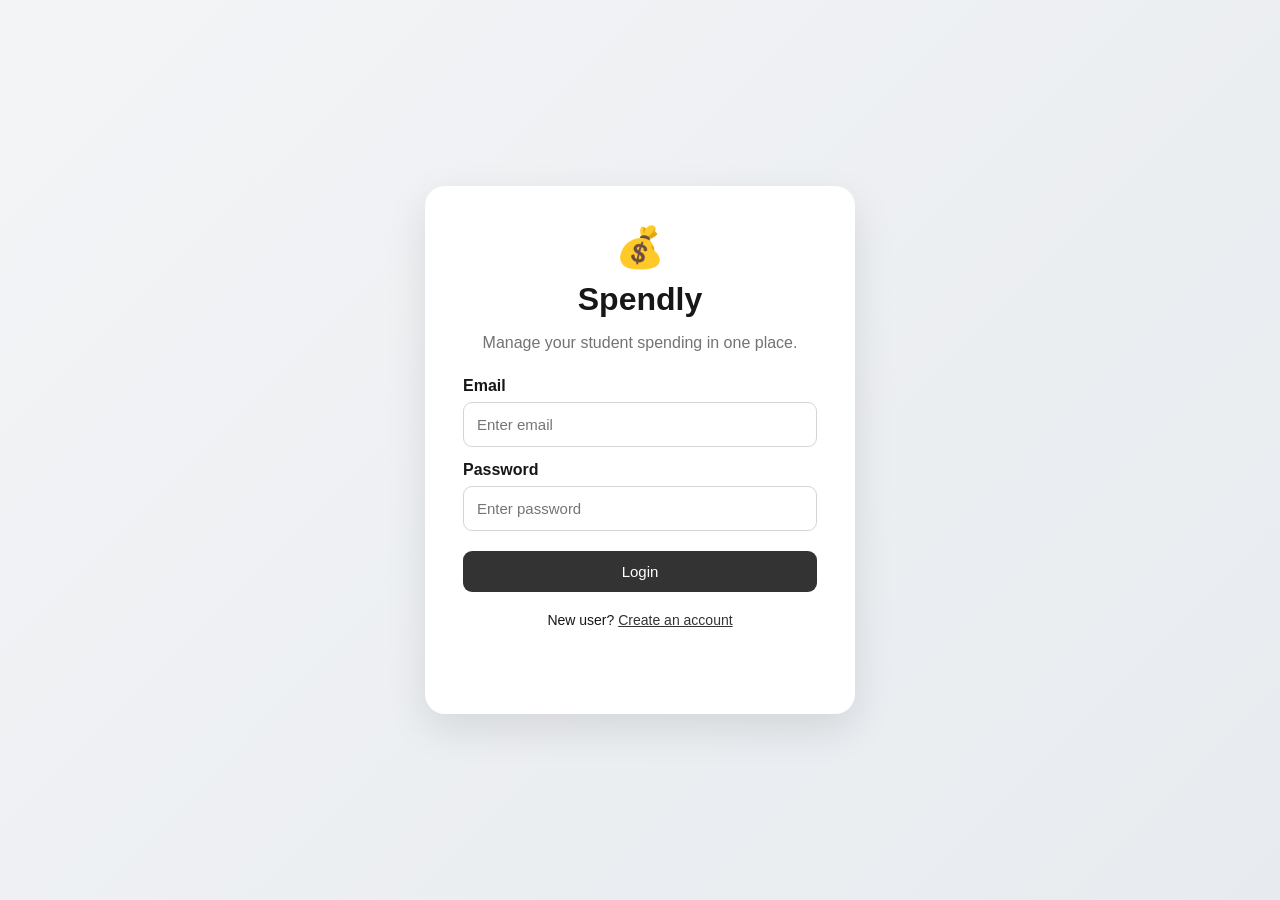
<file: index.html>
<!DOCTYPE html>
<html lang="en">
<head>
  <meta charset="UTF-8">
  <meta name="viewport" content="width=device-width, initial-scale=1.0">
  <title>Spendly</title>
  <link rel="stylesheet" href="css/style.css">
</head>
<body class="auth-page">
  <div class="auth-card">
    <div class="brand">💰</div>
    <h1>Spendly</h1>
    <p class="muted">Manage your student spending in one place.</p>
    <form id="loginForm">
      <label>Email</label>
      <input id="loginEmail" type="email" placeholder="Enter email" required>
      <label>Password</label>
      <input id="loginPassword" type="password" placeholder="Enter password" required>
      <button class="primary-btn" type="submit">Login</button>
    </form>
    <p class="auth-link">New user? <a href="register.html">Create an account</a></p>
    <p id="loginMessage" class="message"></p>
  </div>
  <script src="js/auth.js"></script>
</body>
</html>
</file>
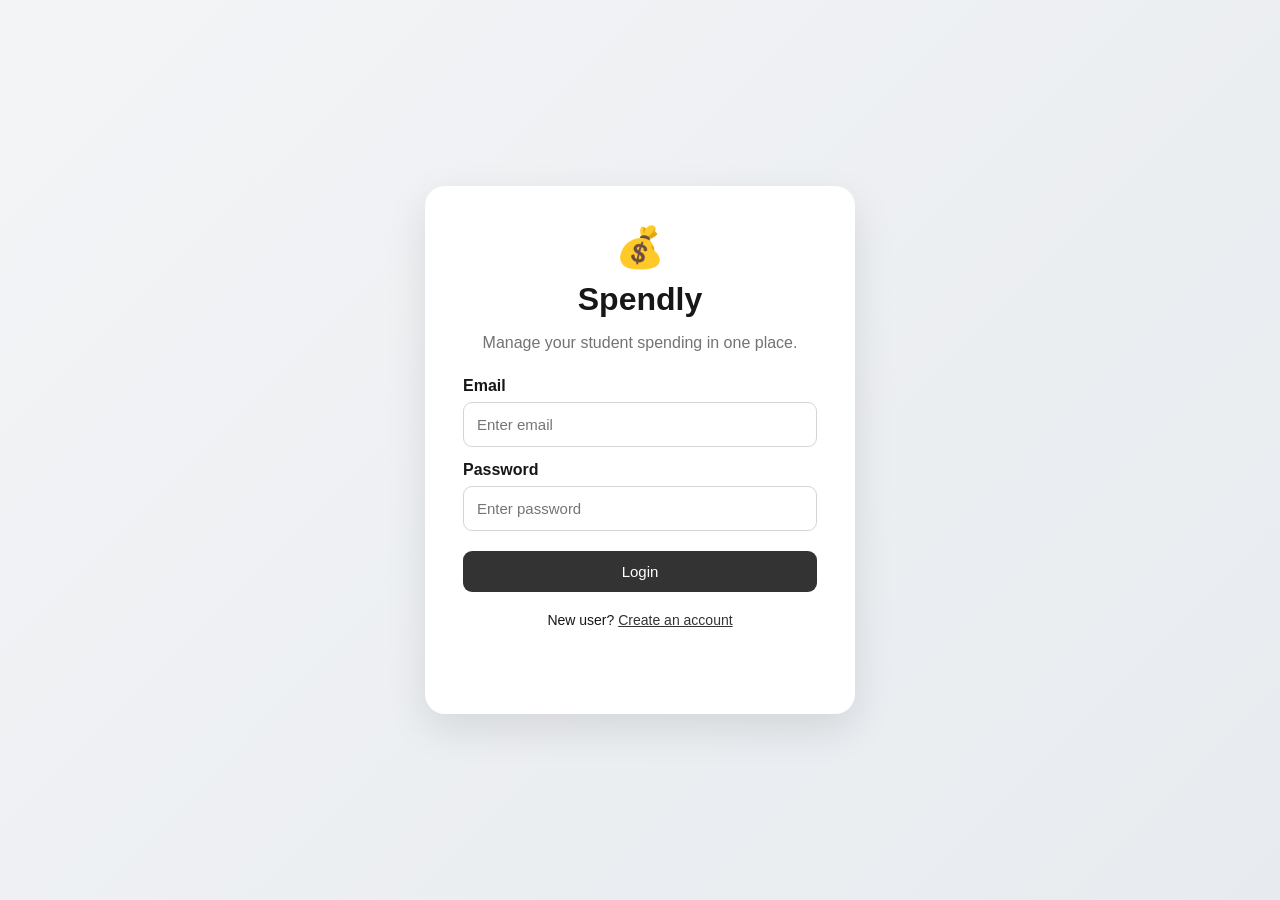
<file: add-expense.html>
<!DOCTYPE html>
<html lang="en">
<head>
  <meta charset="UTF-8">
  <meta name="viewport" content="width=device-width, initial-scale=1.0">
  <title>Add Expense | Spendly</title>
  <link rel="stylesheet" href="css/style.css">
</head>
<body data-page="add-expense">
  <div class="app-shell">
    <aside class="sidebar">
  <div class="brand-block"><span>💰</span><strong>ExpenseTrack</strong></div>
  <nav>
    <a href="dashboard.html" data-page="dashboard">🏠 <span>Dashboard</span></a>
    <a href="add-expense.html" data-page="add-expense">➕ <span>Add Expense</span></a>
    <a href="expenses.html" data-page="expenses">💳 <span>My Expenses</span></a>
    <a href="analytics.html" data-page="analytics">📊 <span>Analytics</span></a>
    <a href="budget.html" data-page="budget">🎯 <span>Budget</span></a>
    <a href="profile.html" data-page="profile">👤 <span>Profile</span></a>
  </nav>
  <button id="logoutBtn" class="logout-btn">🚪 Logout</button>
</aside>
    <main class="main-content">
      <header class="topbar">
  <div>
    <h2 id="pageTitle">Spendly</h2>
    <p id="greeting" class="muted"></p>
  </div>
  <div class="user-chip">👤 <span id="topUserName">Student</span></div>
</header>
      <section class="page-content">
        
<div class="section-title"><span class="eyebrow">TRANSACTION</span><h1>Add New Expense</h1><p class="muted">Record where your money went.</p></div>
<div class="form-panel">
  <form id="expenseForm" class="grid-form">
    <div><label>Expense Name</label><input id="expenseName" type="text" placeholder="e.g. Lunch" required></div>
    <div><label>Amount (₹)</label><input id="amount" type="number" min="1" step="0.01" placeholder="e.g. 250" required></div>
    <div><label>Category</label><select id="category"><option>Food</option><option>Travel</option><option>Shopping</option><option>Education</option><option>Entertainment</option><option>Other</option></select></div>
    <div><label>Date</label><input id="expenseDate" type="date" required></div>
    <div class="full"><label>Description</label><textarea id="description" rows="4" placeholder="Optional note"></textarea></div>
    <div class="full form-actions"><button class="primary-btn" type="submit">Add Expense</button><a class="secondary-btn" href="expenses.html">Cancel</a></div>
  </form>
  <p id="expenseMessage" class="message"></p>
</div>

      </section>
    </main>
  </div>
  <script src="js/app.js"></script>
  <script src="js/add-expense.js"></script>
</body>
</html>
</file>
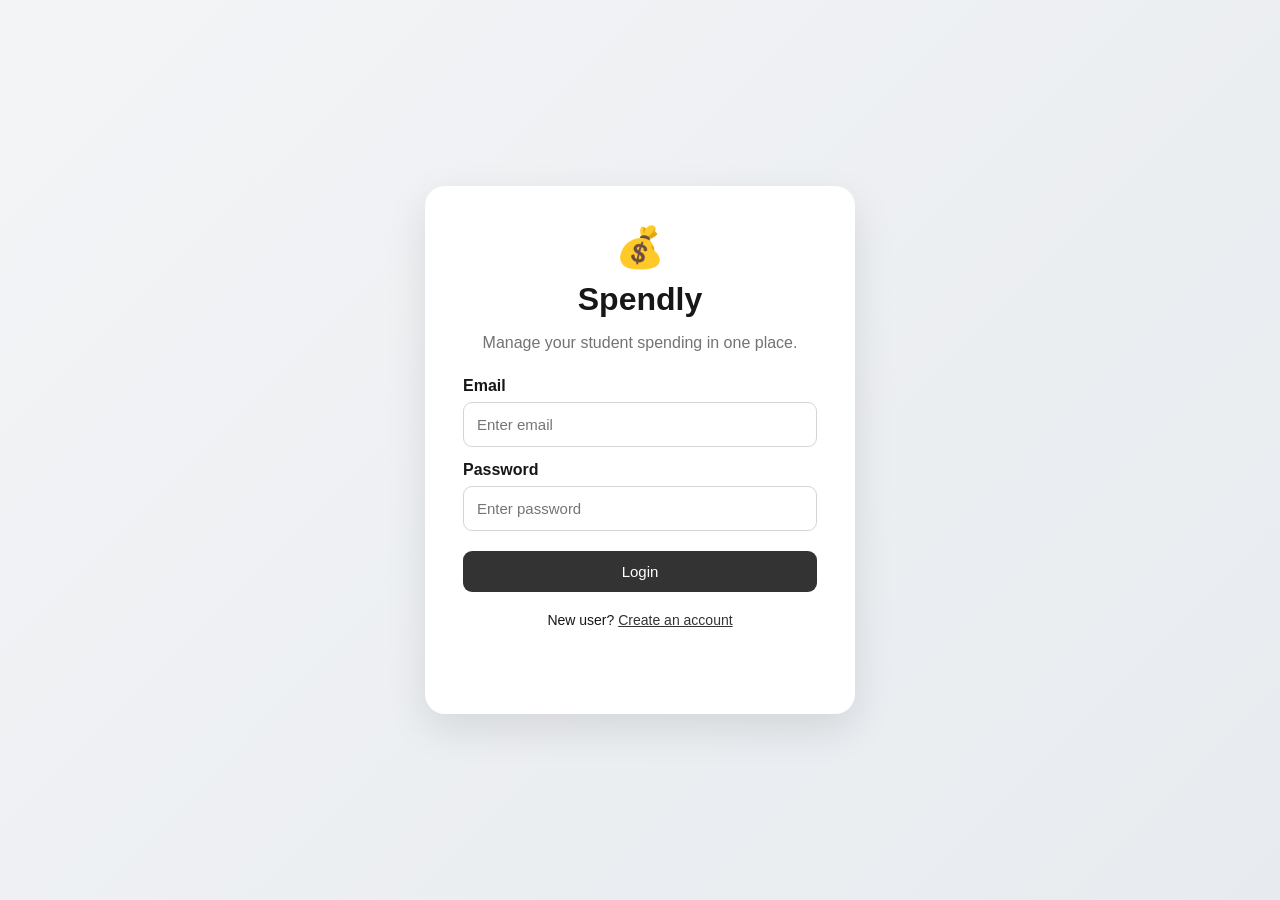
<file: analytics.html>
<!DOCTYPE html>
<html lang="en">
<head>
  <meta charset="UTF-8">
  <meta name="viewport" content="width=device-width, initial-scale=1.0">
  <title>Analytics | Spendly</title>
  <link rel="stylesheet" href="css/style.css">
</head>
<body data-page="analytics">
  <div class="app-shell">
    <aside class="sidebar">
  <div class="brand-block"><span>💰</span><strong>ExpenseTrack</strong></div>
  <nav>
    <a href="dashboard.html" data-page="dashboard">🏠 <span>Dashboard</span></a>
    <a href="add-expense.html" data-page="add-expense">➕ <span>Add Expense</span></a>
    <a href="expenses.html" data-page="expenses">💳 <span>My Expenses</span></a>
    <a href="analytics.html" data-page="analytics">📊 <span>Analytics</span></a>
    <a href="budget.html" data-page="budget">🎯 <span>Budget</span></a>
    <a href="profile.html" data-page="profile">👤 <span>Profile</span></a>
  </nav>
  <button id="logoutBtn" class="logout-btn">🚪 Logout</button>
</aside>
    <main class="main-content">
      <header class="topbar">
  <div>
    <h2 id="pageTitle">Spendly</h2>
    <p id="greeting" class="muted"></p>
  </div>
  <div class="user-chip">👤 <span id="topUserName">Student</span></div>
</header>
      <section class="page-content">
        
<div class="section-title"><span class="eyebrow">INSIGHTS</span><h1>Spending Analytics</h1><p class="muted">Understand your spending habits at a glance.</p></div>
<div class="stats-grid">
  <div class="stat-card"><span>Total Spent</span><strong id="analyticsTotal">₹0</strong></div>
  <div class="stat-card"><span>Average Expense</span><strong id="averageExpense">₹0</strong></div>
  <div class="stat-card"><span>Highest Expense</span><strong id="highestExpense">₹0</strong></div>
</div>
<div class="two-column">
  <div class="panel"><div class="panel-head"><h3>Category Breakdown</h3></div><div id="categoryChart"></div></div>
  <div class="panel"><div class="panel-head"><h3>Spending Insights</h3></div><div id="insights"></div></div>
</div>

      </section>
    </main>
  </div>
  <script src="js/app.js"></script>
  <script src="js/analytics.js"></script>
</body>
</html>
</file>
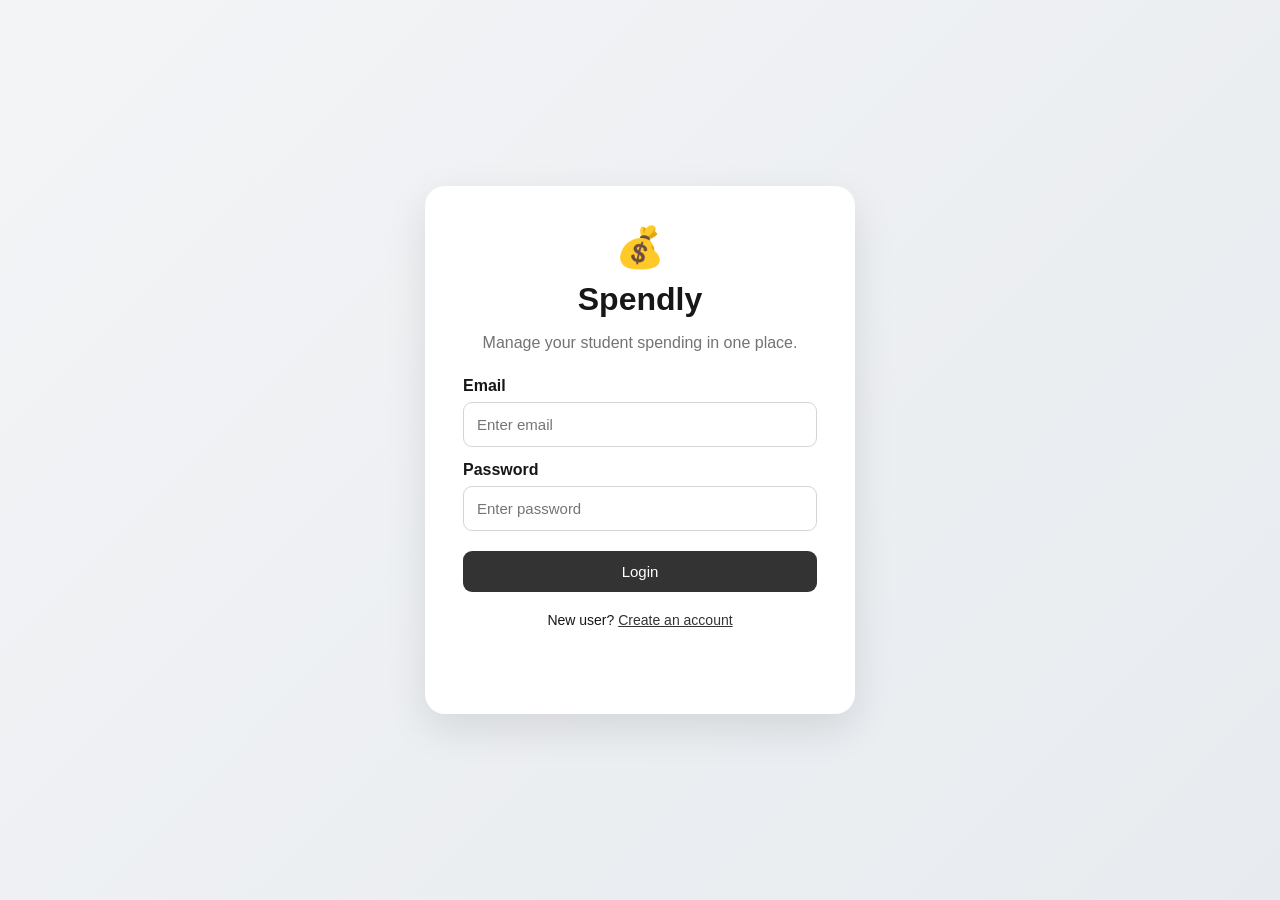
<file: budget.html>
<!DOCTYPE html>
<html lang="en">
<head>
  <meta charset="UTF-8">
  <meta name="viewport" content="width=device-width, initial-scale=1.0">
  <title>Budget | Spendly</title>
  <link rel="stylesheet" href="css/style.css">
</head>
<body data-page="budget">
  <div class="app-shell">
    <aside class="sidebar">
  <div class="brand-block"><span>💰</span><strong>ExpenseTrack</strong></div>
  <nav>
    <a href="dashboard.html" data-page="dashboard">🏠 <span>Dashboard</span></a>
    <a href="add-expense.html" data-page="add-expense">➕ <span>Add Expense</span></a>
    <a href="expenses.html" data-page="expenses">💳 <span>My Expenses</span></a>
    <a href="analytics.html" data-page="analytics">📊 <span>Analytics</span></a>
    <a href="budget.html" data-page="budget">🎯 <span>Budget</span></a>
    <a href="profile.html" data-page="profile">👤 <span>Profile</span></a>
  </nav>
  <button id="logoutBtn" class="logout-btn">🚪 Logout</button>
</aside>
    <main class="main-content">
      <header class="topbar">
  <div>
    <h2 id="pageTitle">Spendly</h2>
    <p id="greeting" class="muted"></p>
  </div>
  <div class="user-chip">👤 <span id="topUserName">Student</span></div>
</header>
      <section class="page-content">
        
<div class="section-title"><span class="eyebrow">BUDGET PLANNER</span><h1>Monthly Budget</h1><p class="muted">Set a spending limit and keep track of your progress.</p></div>
<div class="budget-card">
  <div class="budget-number" id="budgetValue">₹5,000</div>
  <p class="muted">Monthly budget</p>
  <div class="progress"><div id="budgetProgress" class="progress-fill"></div></div>
  <div class="budget-row"><span>Spent: <strong id="budgetSpent">₹0</strong></span><span>Remaining: <strong id="budgetRemaining">₹5,000</strong></span></div>
</div>
<div class="form-panel narrow">
  <label>Set Monthly Budget (₹)</label>
  <input id="budgetInput" type="number" min="1" placeholder="5000">
  <button id="saveBudget" class="primary-btn">Update Budget</button>
  <p id="budgetMessage" class="message"></p>
</div>

      </section>
    </main>
  </div>
  <script src="js/app.js"></script>
  <script src="js/budget.js"></script>
</body>
</html>
</file>
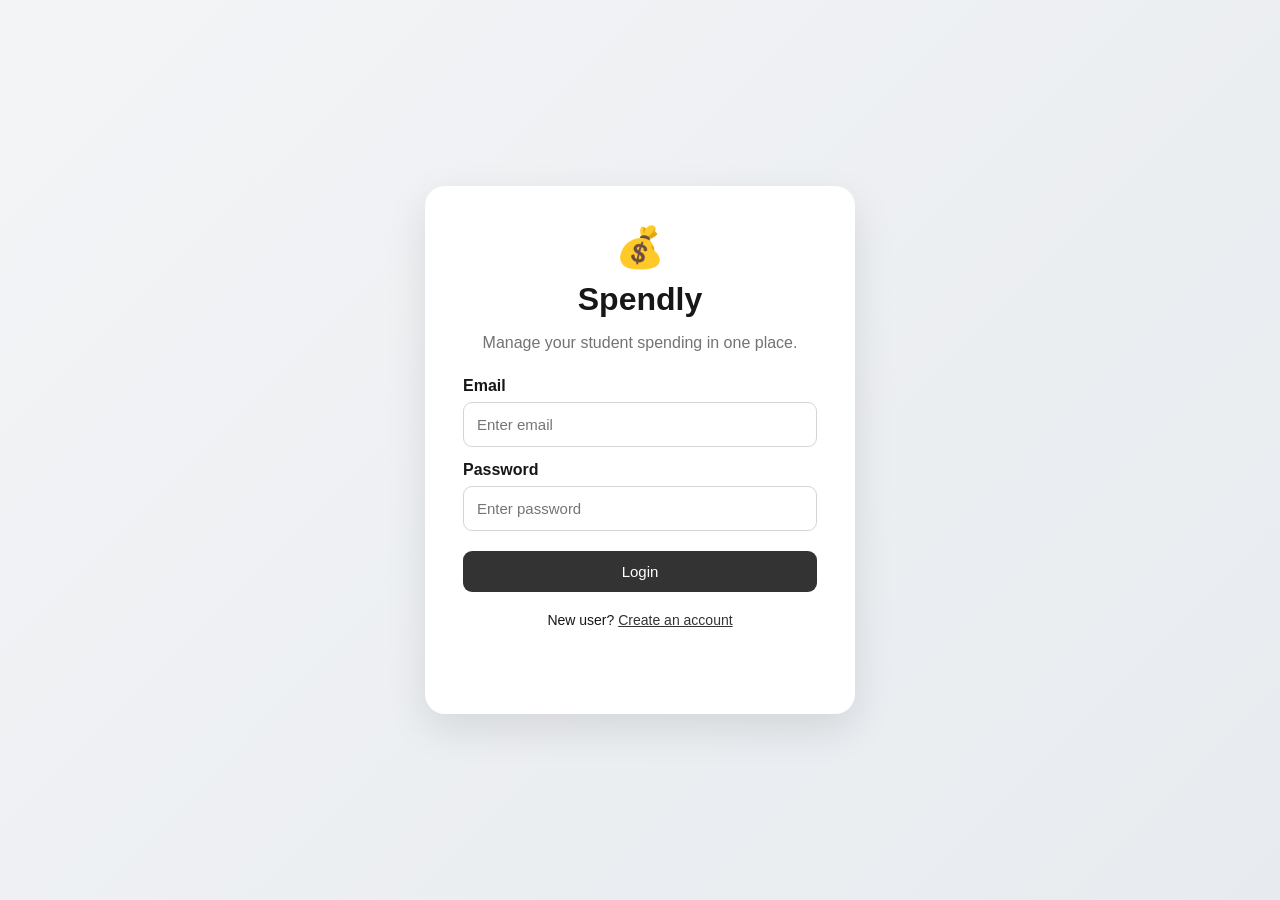
<file: dashboard.html>
<!DOCTYPE html>
<html lang="en">
<head>
  <meta charset="UTF-8">
  <meta name="viewport" content="width=device-width, initial-scale=1.0">
  <title>Dashboard | Spendly</title>
  <link rel="stylesheet" href="css/style.css">
</head>
<body data-page="dashboard">
  <div class="app-shell">
    <aside class="sidebar">
  <div class="brand-block"><span>💰</span><strong>ExpenseTrack</strong></div>
  <nav>
    <a href="dashboard.html" data-page="dashboard">🏠 <span>Dashboard</span></a>
    <a href="add-expense.html" data-page="add-expense">➕ <span>Add Expense</span></a>
    <a href="expenses.html" data-page="expenses">💳 <span>My Expenses</span></a>
    <a href="analytics.html" data-page="analytics">📊 <span>Analytics</span></a>
    <a href="budget.html" data-page="budget">🎯 <span>Budget</span></a>
    <a href="profile.html" data-page="profile">👤 <span>Profile</span></a>
  </nav>
  <button id="logoutBtn" class="logout-btn">🚪 Logout</button>
</aside>
    <main class="main-content">
      <header class="topbar">
  <div>
    <h2 id="pageTitle">Spendly</h2>
    <p id="greeting" class="muted"></p>
  </div>
  <div class="user-chip">👤 <span id="topUserName">Student</span></div>
</header>
      <section class="page-content">
        
<div class="hero">
  <div>
    <span class="eyebrow">PERSONAL FINANCE</span>
    <h1>Track your money, stay in control.</h1>
    <p class="muted">A simple expense manager designed for students.</p>
  </div>
  <a class="primary-btn small-btn" href="add-expense.html">+ Add Expense</a>
</div>
<div class="stats-grid">
  <div class="stat-card"><span>💸 Total Spent</span><strong id="totalSpent">₹0</strong></div>
  <div class="stat-card"><span>📅 This Month</span><strong id="monthSpent">₹0</strong></div>
  <div class="stat-card"><span>🎯 Remaining Budget</span><strong id="remainingBudget">₹0</strong></div>
  <div class="stat-card"><span>🧾 Transactions</span><strong id="transactionCount">0</strong></div>
</div>
<div class="two-column">
  <div class="panel">
    <div class="panel-head"><h3>Recent Expenses</h3><a href="expenses.html">View all</a></div>
    <div id="recentExpenses" class="expense-preview"></div>
  </div>
  <div class="panel">
    <div class="panel-head"><h3>Category Summary</h3></div>
    <div id="categorySummary"></div>
  </div>
</div>

      </section>
    </main>
  </div>
  <script src="js/app.js"></script>
  <script src="js/dashboard.js"></script>
</body>
</html>
</file>
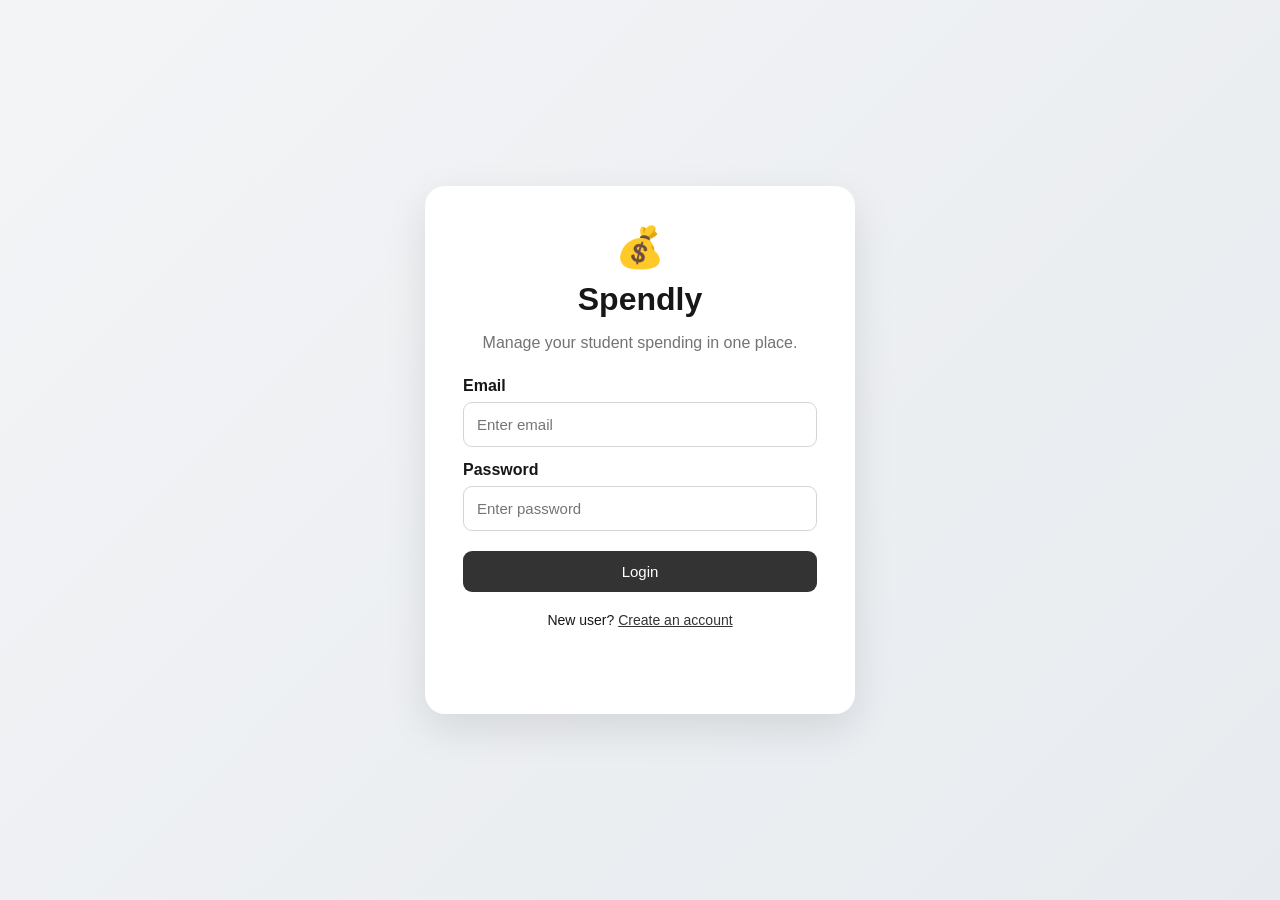
<file: expenses.html>
<!DOCTYPE html>
<html lang="en">
<head>
  <meta charset="UTF-8">
  <meta name="viewport" content="width=device-width, initial-scale=1.0">
  <title>My Expenses | Spendly</title>
  <link rel="stylesheet" href="css/style.css">
</head>
<body data-page="expenses">
  <div class="app-shell">
    <aside class="sidebar">
  <div class="brand-block"><span>💰</span><strong>ExpenseTrack</strong></div>
  <nav>
    <a href="dashboard.html" data-page="dashboard">🏠 <span>Dashboard</span></a>
    <a href="add-expense.html" data-page="add-expense">➕ <span>Add Expense</span></a>
    <a href="expenses.html" data-page="expenses">💳 <span>My Expenses</span></a>
    <a href="analytics.html" data-page="analytics">📊 <span>Analytics</span></a>
    <a href="budget.html" data-page="budget">🎯 <span>Budget</span></a>
    <a href="profile.html" data-page="profile">👤 <span>Profile</span></a>
  </nav>
  <button id="logoutBtn" class="logout-btn">🚪 Logout</button>
</aside>
    <main class="main-content">
      <header class="topbar">
  <div>
    <h2 id="pageTitle">Spendly</h2>
    <p id="greeting" class="muted"></p>
  </div>
  <div class="user-chip">👤 <span id="topUserName">Student</span></div>
</header>
      <section class="page-content">
        
<div class="section-title"><span class="eyebrow">TRANSACTIONS</span><h1>My Expenses</h1><p class="muted">Search, filter and manage your spending.</p></div>
<div class="toolbar">
  <input id="searchInput" type="search" placeholder="🔍 Search expenses...">
  <select id="filterCategory"><option value="All">All Categories</option><option>Food</option><option>Travel</option><option>Shopping</option><option>Education</option><option>Entertainment</option><option>Other</option></select>
  <select id="sortExpenses"><option value="newest">Newest First</option><option value="oldest">Oldest First</option><option value="high">Amount: High to Low</option><option value="low">Amount: Low to High</option></select>
</div>
<div class="panel"><div id="expenseTable"></div></div>

      </section>
    </main>
  </div>
  <script src="js/app.js"></script>
  <script src="js/expenses.js"></script>
</body>
</html>
</file>
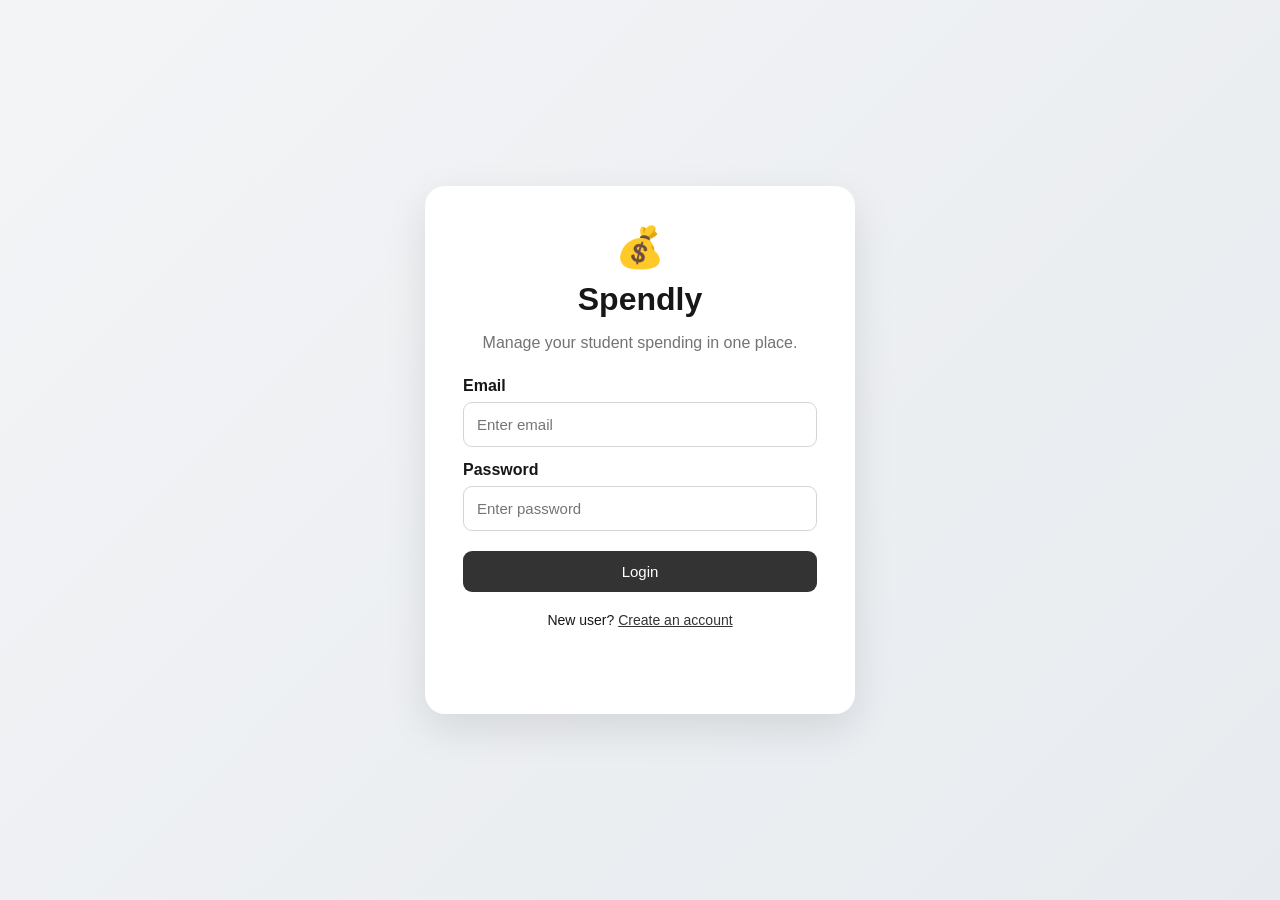
<file: profile.html>
<!DOCTYPE html>
<html lang="en">
<head>
  <meta charset="UTF-8">
  <meta name="viewport" content="width=device-width, initial-scale=1.0">
  <title>Profile | Spendly</title>
  <link rel="stylesheet" href="css/style.css">
</head>
<body data-page="profile">
  <div class="app-shell">
    <aside class="sidebar">
  <div class="brand-block"><span>💰</span><strong>ExpenseTrack</strong></div>
  <nav>
    <a href="dashboard.html" data-page="dashboard">🏠 <span>Dashboard</span></a>
    <a href="add-expense.html" data-page="add-expense">➕ <span>Add Expense</span></a>
    <a href="expenses.html" data-page="expenses">💳 <span>My Expenses</span></a>
    <a href="analytics.html" data-page="analytics">📊 <span>Analytics</span></a>
    <a href="budget.html" data-page="budget">🎯 <span>Budget</span></a>
    <a href="profile.html" data-page="profile">👤 <span>Profile</span></a>
  </nav>
  <button id="logoutBtn" class="logout-btn">🚪 Logout</button>
</aside>
    <main class="main-content">
      <header class="topbar">
  <div>
    <h2 id="pageTitle">Spendly</h2>
    <p id="greeting" class="muted"></p>
  </div>
  <div class="user-chip">👤 <span id="topUserName">Student</span></div>
</header>
      <section class="page-content">
        
<div class="section-title"><span class="eyebrow">ACCOUNT</span><h1>My Profile</h1><p class="muted">Manage your account details.</p></div>
<div class="profile-layout">
  <div class="profile-avatar">👤</div>
  <div class="form-panel">
    <form id="profileForm">
      <label>Full Name</label><input id="profileName" required>
      <label>Email</label><input id="profileEmail" type="email" required>
      <label>Preferred Currency</label><select id="currency"><option>INR (₹)</option><option>USD ($)</option><option>EUR (€)</option></select>
      <button class="primary-btn" type="submit">Save Changes</button>
      <p id="profileMessage" class="message"></p>
    </form>
  </div>
</div>

      </section>
    </main>
  </div>
  <script src="js/app.js"></script>
  <script src="js/profile.js"></script>
</body>
</html>
</file>
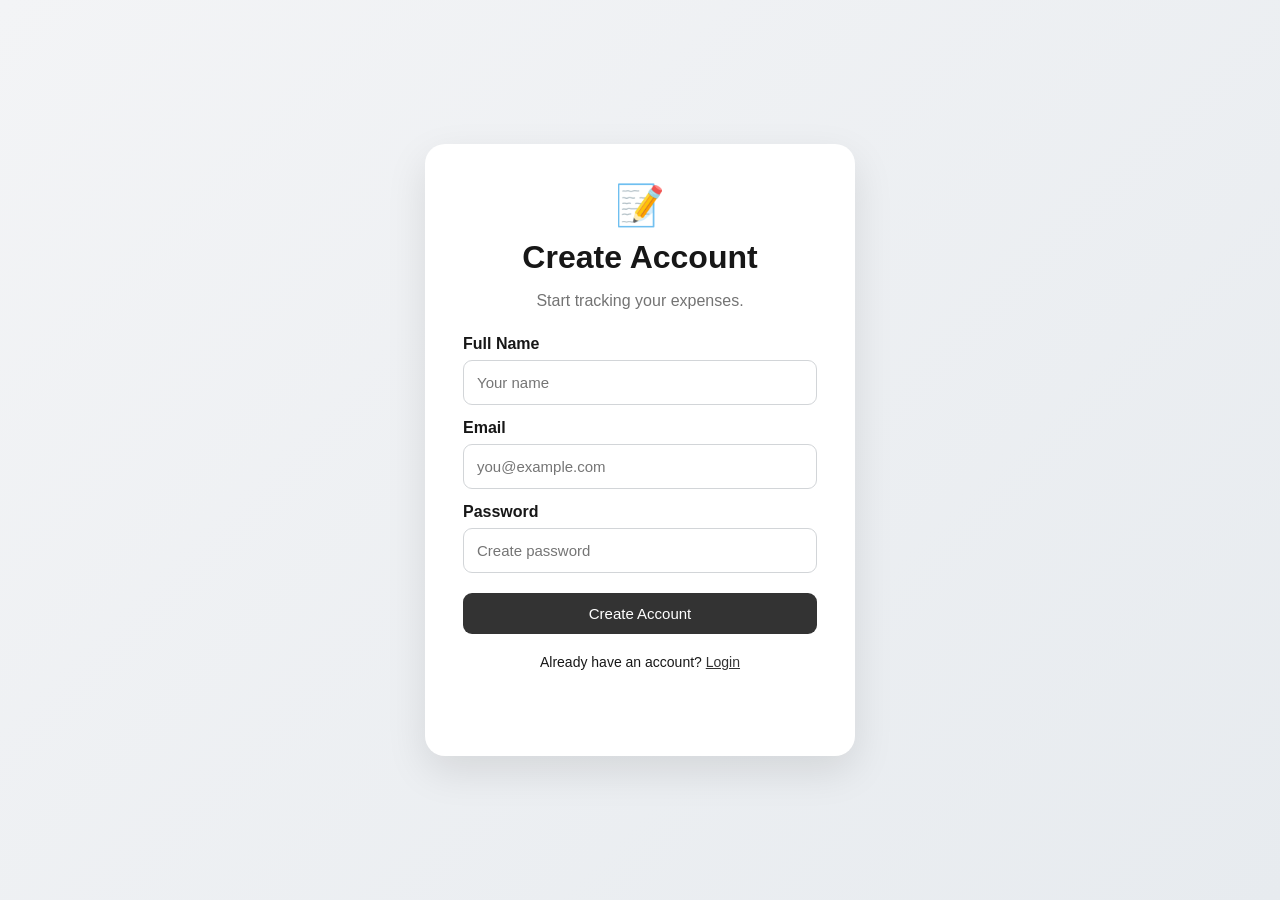
<file: register.html>
<!DOCTYPE html>
<html lang="en">
<head>
  <meta charset="UTF-8">
  <meta name="viewport" content="width=device-width, initial-scale=1.0">
  <title>Create Account | Spendly</title>
  <link rel="stylesheet" href="css/style.css">
</head>
<body class="auth-page">
  <div class="auth-card">
    <div class="brand">📝</div>
    <h1>Create Account</h1>
    <p class="muted">Start tracking your expenses.</p>
    <form id="registerForm">
      <label>Full Name</label>
      <input id="registerName" type="text" placeholder="Your name" required>
      <label>Email</label>
      <input id="registerEmail" type="email" placeholder="you@example.com" required>
      <label>Password</label>
      <input id="registerPassword" type="password" minlength="4" placeholder="Create password" required>
      <button class="primary-btn" type="submit">Create Account</button>
    </form>
    <p class="auth-link">Already have an account? <a href="index.html">Login</a></p>
    <p id="registerMessage" class="message"></p>
  </div>
  <script src="js/auth.js"></script>
</body>
</html>
</file>
<file: css/style.css>
*{box-sizing:border-box}body{margin:0;font-family:Arial,sans-serif;background:#f4f6f8;color:#171717}a{text-decoration:none;color:inherit}.muted{color:#737373}.auth-page{min-height:100vh;display:flex;align-items:center;justify-content:center;padding:24px;background:linear-gradient(135deg,#f3f4f6,#e7ebef)}.auth-card{width:min(430px,100%);background:white;padding:38px;border-radius:20px;box-shadow:0 15px 40px rgba(0,0,0,.10);text-align:center}.brand{font-size:40px}.auth-card h1{margin:10px 0}.auth-card form{text-align:left;margin-top:25px}.auth-card label,.form-panel label{display:block;font-weight:600;margin:14px 0 7px}.auth-card input,.form-panel input,.form-panel select,.form-panel textarea,.toolbar input,.toolbar select{width:100%;padding:13px;border:1px solid #d2d5d8;border-radius:9px;font-size:15px;background:#fff}.primary-btn,.secondary-btn{display:inline-block;padding:12px 18px;border-radius:9px;border:0;cursor:pointer;font-size:15px}.primary-btn{background:#333;color:#fff}.primary-btn:hover{background:#111}.secondary-btn{background:#e9ecef;color:#222}.auth-card .primary-btn{width:100%;margin-top:20px}.auth-link{margin-top:20px;font-size:14px}.auth-link a,.panel-head a{color:#333;text-decoration:underline}.message{min-height:20px;font-size:14px}.app-shell{min-height:100vh;display:flex}.sidebar{width:245px;background:#202124;color:white;padding:24px 16px;display:flex;flex-direction:column;position:fixed;left:0;top:0;bottom:0}.brand-block{display:flex;gap:10px;align-items:center;font-size:19px;padding:5px 10px 28px}.brand-block span{font-size:25px}.sidebar nav{display:flex;flex-direction:column;gap:5px}.sidebar nav a{padding:13px 12px;border-radius:9px;color:#d7d7d7}.sidebar nav a:hover,.sidebar nav a.active{background:#3a3a3a;color:white}.logout-btn{margin-top:auto;padding:12px;border:1px solid #555;border-radius:9px;background:transparent;color:white;cursor:pointer}.main-content{margin-left:245px;width:calc(100% - 245px)}.topbar{height:82px;background:white;border-bottom:1px solid #e3e5e8;display:flex;justify-content:space-between;align-items:center;padding:0 34px}.topbar h2{margin:0 0 4px;font-size:22px}.topbar p{margin:0;font-size:13px}.user-chip{background:#f1f3f5;padding:10px 14px;border-radius:20px}.page-content{padding:32px;max-width:1200px;margin:auto}.hero{background:white;border-radius:16px;padding:28px;display:flex;justify-content:space-between;align-items:center;margin-bottom:22px;box-shadow:0 4px 15px rgba(0,0,0,.04)}.hero h1,.section-title h1{margin:7px 0;font-size:30px}.eyebrow{font-size:12px;font-weight:bold;letter-spacing:1.5px;color:#777}.small-btn{white-space:nowrap}.stats-grid{display:grid;grid-template-columns:repeat(4,1fr);gap:16px;margin-bottom:22px}.stat-card{background:white;border-radius:14px;padding:20px;box-shadow:0 4px 15px rgba(0,0,0,.04)}.stat-card span{display:block;color:#777;font-size:14px;margin-bottom:10px}.stat-card strong{font-size:26px}.two-column{display:grid;grid-template-columns:1.25fr 1fr;gap:22px}.panel,.form-panel,.budget-card{background:white;border-radius:14px;padding:22px;box-shadow:0 4px 15px rgba(0,0,0,.04)}.panel-head{display:flex;justify-content:space-between;align-items:center}.panel-head h3{margin:0}.expense-preview{margin-top:12px}.expense-row{display:flex;justify-content:space-between;gap:12px;padding:15px 0;border-bottom:1px solid #eee}.expense-row:last-child{border-bottom:0}.expense-meta{color:#777;font-size:13px;margin-top:4px}.category-item{margin:18px 0}.category-line{display:flex;justify-content:space-between;margin-bottom:7px;font-size:14px}.bar{height:9px;background:#eceff1;border-radius:10px;overflow:hidden}.bar span{display:block;height:100%;background:#333;border-radius:10px}.section-title{margin-bottom:24px}.grid-form{display:grid;grid-template-columns:1fr 1fr;gap:2px 20px}.grid-form .full{grid-column:1/-1}.form-actions{display:flex;gap:10px;margin-top:12px}.toolbar{display:grid;grid-template-columns:2fr 1fr 1fr;gap:12px;margin-bottom:18px}.expense-card{display:flex;justify-content:space-between;align-items:center;border-bottom:1px solid #eee;padding:17px 5px}.expense-card:last-child{border-bottom:0}.expense-card h4{margin:0 0 6px}.tag{display:inline-block;background:#eef0f2;padding:4px 8px;border-radius:12px;font-size:12px}.amount{font-weight:bold;font-size:18px}.delete-btn{border:0;background:#333;color:white;border-radius:7px;padding:8px 11px;cursor:pointer;margin-left:12px}.empty{text-align:center;padding:35px;color:#777}.budget-card{text-align:center;margin-bottom:22px}.budget-number{font-size:40px;font-weight:bold}.progress{height:16px;background:#e8eaed;border-radius:10px;overflow:hidden;margin:24px 0 12px}.progress-fill{height:100%;width:0;background:#333;transition:.3s}.budget-row{display:flex;justify-content:space-between}.narrow{max-width:520px}.profile-layout{display:grid;grid-template-columns:180px 1fr;gap:24px}.profile-avatar{height:180px;border-radius:16px;background:white;display:flex;align-items:center;justify-content:center;font-size:70px;box-shadow:0 4px 15px rgba(0,0,0,.04)}#insights p{padding:12px;background:#f5f6f7;border-radius:9px}.success{color:#147a3d}.warning{color:#a05a00}.danger{color:#b42318}@media(max-width:850px){.sidebar{width:72px;padding:18px 10px}.brand-block strong,.sidebar nav span{display:none}.brand-block{justify-content:center}.sidebar nav a{text-align:center}.main-content{margin-left:72px;width:calc(100% - 72px)}.stats-grid{grid-template-columns:1fr 1fr}.two-column{grid-template-columns:1fr}.grid-form,.toolbar{grid-template-columns:1fr}.profile-layout{grid-template-columns:1fr}.profile-avatar{height:120px}.hero{flex-direction:column;align-items:flex-start;gap:18px}}@media(max-width:520px){.page-content{padding:18px}.topbar{padding:0 18px}.topbar h2{font-size:17px}.user-chip{display:none}.stats-grid{grid-template-columns:1fr}.hero h1,.section-title h1{font-size:24px}}
</file>
